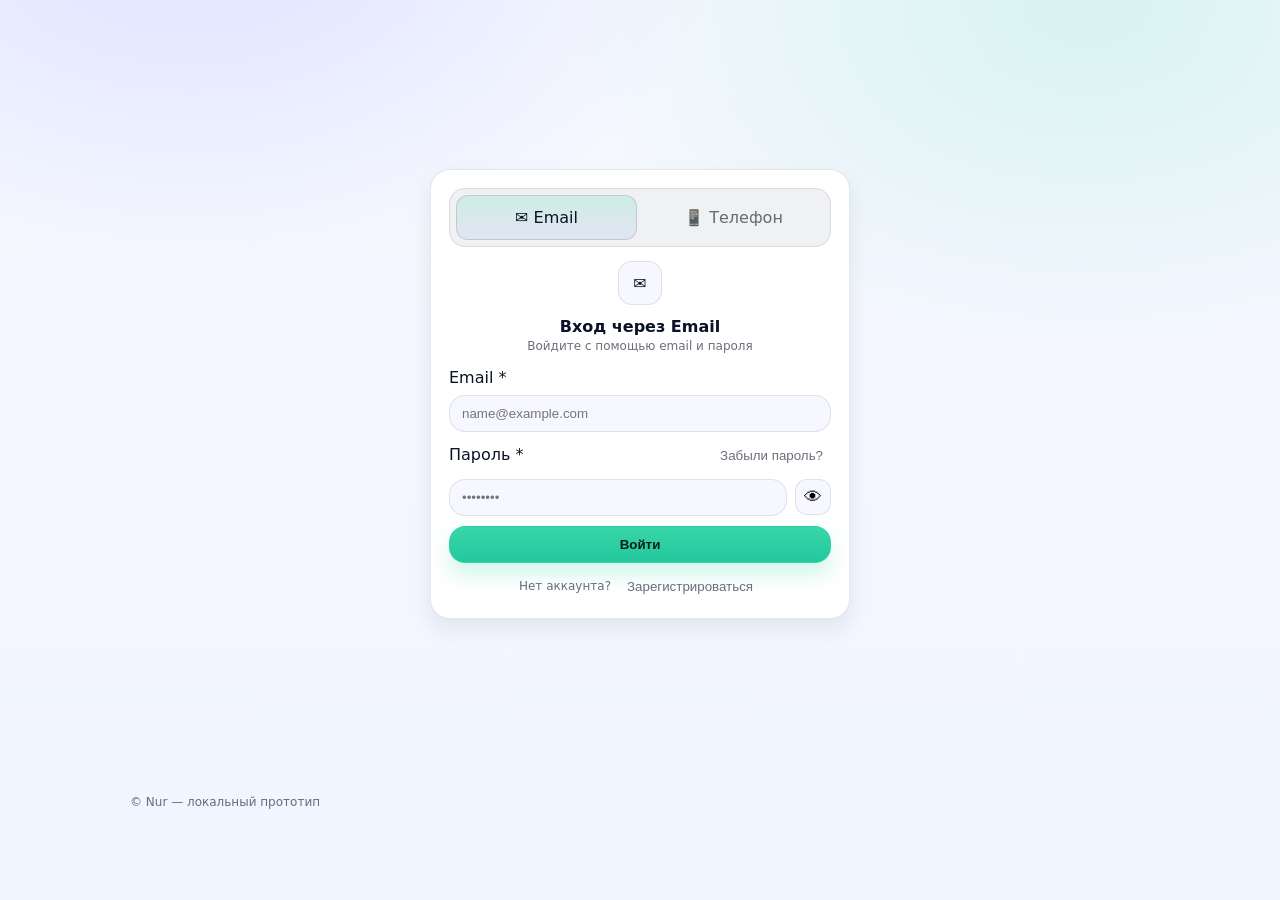
<file: index.html>
<!doctype html>
<html lang="ru">
  <head>
    <meta charset="UTF-8" />
    <meta name="viewport" content="width=device-width, initial-scale=1.0, viewport-fit=cover" />
    <meta name="theme-color" content="#37d6a8" />
    <meta name="apple-mobile-web-app-capable" content="yes" />
    <meta name="apple-mobile-web-app-status-bar-style" content="default" />
    <meta name="apple-mobile-web-app-title" content="Nur" />
    <title>Nur — Гигиена рта и зубов</title>
    <link rel="manifest" href="./manifest.webmanifest" />
    <link rel="icon" href="./icon.svg" type="image/svg+xml" />
    <link rel="apple-touch-icon" href="./icon.svg" />
    <link rel="stylesheet" href="./styles.css" />
  </head>
  <body data-page="home">
    <header id="homeHeader" class="container header" hidden>
      <a class="brand" href="./index.html" aria-label="На главную">
        <div class="logo" aria-hidden="true">N</div>
        <div>
          <div class="title">Nur</div>
          <div class="subtitle">Гигиена рта и зубов</div>
        </div>
      </a>

      <nav class="nav" aria-label="Разделы" hidden>
        <a href="./index.html" data-nav="home">Главная</a>
        <a href="./profile.html" data-nav="profile">Профиль</a>
        <a href="./survey.html" data-nav="survey">Опрос и советы</a>
        <a href="./history.html" data-nav="history">История</a>
      </nav>

      <div class="headerRight">
        <div id="userBadge" class="pill" hidden></div>
        <button id="themeToggle" class="btn btnGhost" type="button">Тема</button>
        <button id="resetAllBtn" class="btn btnGhost" type="button" hidden>Сбросить всё</button>
      </div>
    </header>

    <main class="container layout">
      <section id="authSection" class="authWrap">
        <div class="card authCard" aria-label="Вход или регистрация">
          <div class="authTabs" role="tablist" aria-label="Способ входа">
            <button id="authTabEmail" class="authTab" type="button" role="tab" aria-selected="true">✉ Email</button>
            <button id="authTabPhone" class="authTab" type="button" role="tab" aria-selected="false">📱 Телефон</button>
          </div>

          <div class="authIcon" aria-hidden="true">✉</div>

          <div class="authHead">
            <h1 id="authTitle" class="h2" style="margin:0">Вход через Email</h1>
            <div id="authSub" class="muted small">Войдите с помощью email и пароля</div>
          </div>

          <form id="authForm" class="form" novalidate>
            <label id="emailField" class="field">
              <span>Email *</span>
              <input id="authEmailInput" name="email" inputmode="email" autocomplete="email" placeholder="name@example.com" />
            </label>

            <label id="phoneField" class="field" hidden>
              <span>Телефон *</span>
              <input id="authPhoneInput" name="phone" inputmode="tel" autocomplete="tel" placeholder="+7 7xx xxx xx xx" />
            </label>

            <div class="row" style="justify-content:space-between; align-items:baseline">
              <span>Пароль *</span>
              <button id="forgotBtn" class="linkBtn" type="button">Забыли пароль?</button>
            </div>
            <div class="pwRow">
              <input id="authPasswordInput" name="password" type="password" autocomplete="current-password" placeholder="••••••••" />
              <button id="pwToggle" class="iconBtn" type="button" aria-label="Показать пароль" title="Показать пароль">👁</button>
            </div>

            <div id="authExtra" class="authExtra" hidden>
              <div class="twoCol">
                <label class="field">
                  <span>Возраст *</span>
                  <input id="authAgeInput" name="age" inputmode="numeric" type="number" min="1" max="120" placeholder="Например: 21" />
                </label>
                <label class="field">
                  <span>ИИН (12 цифр) *</span>
                  <input id="authIinInput" name="iin" inputmode="numeric" autocomplete="off" maxlength="12" placeholder="000000000000" />
                </label>
              </div>
              <div class="muted small">ИИН — это 12-значный идентификатор гражданина РК.</div>
            </div>

            <button id="authSubmitBtn" class="btn btnFull" type="submit">Войти</button>

            <div id="authMsg" class="msg" role="status" aria-live="polite" hidden></div>
          </form>

          <div class="authFooter muted small">
            <span id="authSwitchText">Нет аккаунта?</span>
            <button id="authSwitchBtn" class="linkBtn" type="button">Зарегистрироваться</button>
          </div>
        </div>
      </section>

      <div id="homeApp" hidden>
      <section class="card">
        <div class="homeTop">
          <div>
            <h1 id="homeGreeting" class="h1">Главный экран</h1>
            <p class="muted" style="margin:6px 0 0">Отмечайте задачи — получайте бонусы и держите серию.</p>
          </div>
          <div class="statsRow" aria-label="Статистика">
            <div class="stat">
              <div class="statLabel">Кошелёк</div>
              <div id="homeBalance" class="statValue">0</div>
            </div>
            <div class="stat">
              <div class="statLabel">Серия</div>
              <div id="homeStreak" class="statValue">0</div>
            </div>
          </div>
        </div>

        <div class="row mt12">
          <a class="btn" href="./survey.html">Получить советы</a>
          <a class="btn btnGhost" href="./profile.html">Профиль</a>
          <a class="btn btnGhost" href="./history.html">История</a>
        </div>
      </section>

      <section id="todaySection" class="card" aria-labelledby="todayTitle">
        <div class="cardHeader">
          <h2 id="todayTitle">Сегодня</h2>
          <div id="todayMeta" class="muted"></div>
        </div>

        <div id="todayTasks" class="checklist"></div>
        <div class="todayFooter">
          <div class="muted">
            <span id="todayProgress">0/0</span> • <span id="todayBonus">Бонус: +0</span>
          </div>
          <button id="todayResetBtn" class="btn btnGhost" type="button">Сбросить день</button>
        </div>
      </section>

      <section id="calendarSection" class="card" aria-labelledby="calendarTitle">
        <div class="cardHeader">
          <h2 id="calendarTitle">Календарь чистки</h2>
          <div class="calHeader">
            <button id="calPrev" class="iconBtn" type="button" aria-label="Предыдущий месяц">‹</button>
            <div id="calMonth" class="calMonth"></div>
            <button id="calNext" class="iconBtn" type="button" aria-label="Следующий месяц">›</button>
          </div>
        </div>

        <div class="muted small">Нажмите на день, чтобы добавить упоминание/заметку.</div>

        <div class="calWeek">
          <div>Пн</div><div>Вт</div><div>Ср</div><div>Чт</div><div>Пт</div><div>Сб</div><div>Вс</div>
        </div>
        <div id="calGrid" class="calGrid" aria-label="Календарь"></div>

        <div class="legend">
          <span class="dot dotNone"></span><span class="muted small">нет отметок</span>
          <span class="dot dotPart"></span><span class="muted small">частично</span>
          <span class="dot dotGood"></span><span class="muted small">2 чистки</span>
          <span class="dot dotPerfect"></span><span class="muted small">всё выполнено</span>
        </div>
      </section>

      <section class="card">
        <h2 class="h2" style="margin-bottom:8px">Важно</h2>
        <p class="muted" style="margin:0">Это не медицинский диагноз. При сильной боли, отёке, температуре, гное или травме — обратитесь к стоматологу.</p>
      </section>
      </div>
    </main>

    <footer class="container footer">
      <div class="muted small">© Nur — локальный прототип</div>
    </footer>

    <script src="./app.js" defer></script>
  </body>
</html>
</file>
<file: styles.css>
:root{
  --bg0:#f6f8ff;
  --bg1:#f1f5ff;
  --card:#ffffff;
  --card2:#f7f8ff;
  --stroke: rgba(15,23,42,.10);
  --stroke2: rgba(15,23,42,.14);
  --text:#0b1226;
  --muted: rgba(15,23,42,.62);
  --accent:#37d6a8;
  --accent2:#6a7cff;
  --accentText:#062017;
  --danger:#ef4444;
  --radius:20px;
  --shadow: 0 18px 40px rgba(15,23,42,.10);
  --shadow2: 0 10px 22px rgba(15,23,42,.08);
  --focus: 0 0 0 4px rgba(55,214,168,.22);

  --glowA: rgba(106,124,255,.18);
  --glowB: rgba(55,214,168,.16);
  --navBg: rgba(255,255,255,.65);
  --hoverBg: rgba(15,23,42,.04);
  --ghostHoverBg: rgba(15,23,42,.03);
  --preBg: rgba(15,23,42,0.04);
}

:root[data-theme="dark"]{
  --bg0:#070a14;
  --bg1:#0b1226;
  --card:#0f172a;
  --card2:#111c33;
  --stroke: rgba(226,232,240,.14);
  --stroke2: rgba(226,232,240,.22);
  --text:#e9eefc;
  --muted: rgba(226,232,240,.68);
  --shadow: 0 18px 40px rgba(0,0,0,.35);
  --shadow2: 0 10px 22px rgba(0,0,0,.28);
  --focus: 0 0 0 4px rgba(55,214,168,.18);

  --glowA: rgba(106,124,255,.16);
  --glowB: rgba(55,214,168,.10);
  --navBg: rgba(15,23,42,.55);
  --hoverBg: rgba(226,232,240,.08);
  --ghostHoverBg: rgba(226,232,240,.06);
  --preBg: rgba(226,232,240,0.06);
}

*{box-sizing:border-box}
[hidden]{display:none !important}
html,body{height:100%}
body{
  margin:0;
  padding: env(safe-area-inset-top) env(safe-area-inset-right) env(safe-area-inset-bottom) env(safe-area-inset-left);
  font-family: ui-sans-serif, system-ui, -apple-system, "Segoe UI", Roboto, Arial, "Noto Sans", "Liberation Sans", sans-serif;
  color:var(--text);
  background:
    radial-gradient(900px 600px at 15% -10%, var(--glowA), transparent 60%),
    radial-gradient(900px 600px at 85% 0%, var(--glowB), transparent 58%),
    linear-gradient(180deg, var(--bg0), var(--bg1));
  line-height: 1.45;
}

@keyframes pageIn{
  0%{opacity:0; transform: translateY(6px)}
  100%{opacity:1; transform: translateY(0)}
}
@keyframes pageOut{
  0%{opacity:1; transform: translateY(0)}
  100%{opacity:0; transform: translateY(-6px)}
}
body.pageIn{animation: pageIn .22s ease}
body.pageOut{animation: pageOut .18s ease forwards}

a,button,input,select,textarea{
  -webkit-tap-highlight-color: transparent;
}

.container{width:min(1020px, 92vw); margin:0 auto}

.header{
  padding:18px 0;
  display:flex;
  align-items:center;
  justify-content:space-between;
  gap:12px;
}

@keyframes headerIn{
  0%{opacity:0; transform: translateY(-10px)}
  100%{opacity:1; transform: translateY(0)}
}
.headerIn{
  animation: headerIn .38s cubic-bezier(.2,.9,.2,1);
}

@keyframes navItemIn{
  0%{opacity:0; transform: translateY(-6px) scale(.98)}
  100%{opacity:1; transform: translateY(0) scale(1)}
}
.headerIn .nav a{
  animation: navItemIn .32s cubic-bezier(.2,.9,.2,1) both;
  animation-delay: calc(var(--i, 0) * 55ms);
}
.headerIn .headerRight > *{
  animation: navItemIn .32s cubic-bezier(.2,.9,.2,1) both;
  animation-delay: calc((var(--i, 0) + 5) * 55ms);
}

.brand{display:flex; gap:10px; align-items:center; color:inherit; text-decoration:none}
.logo{
  width:38px;height:38px; border-radius:12px;
  display:grid;place-items:center;
  background: linear-gradient(135deg, var(--accent), var(--accent2));
  color:var(--accentText);
  font-weight:900;
  box-shadow: 0 10px 18px rgba(55,214,168,.22);
}
.title{font-size:18px; font-weight:900; letter-spacing:.2px}
.subtitle{font-size:12px; color:var(--muted)}

.headerRight{display:flex; align-items:center; gap:10px}

.nav{
  display:flex;
  gap:6px;
  flex-wrap:wrap;
  align-items:center;
  padding:6px;
  border-radius:999px;
  background: var(--navBg);
  border:1px solid var(--stroke);
  box-shadow: 0 10px 20px rgba(15,23,42,.06);
}
.nav a{
  color:var(--muted);
  text-decoration:none;
  font-size:13px;
  padding:8px 10px;
  border-radius:999px;
  border:1px solid transparent;
  background: transparent;
  transition: background .15s ease, border-color .15s ease, color .15s ease, transform .12s ease;
}
.nav a:active{transform: scale(.98)}
.nav a:hover{color:var(--text); border-color:var(--stroke); background:var(--hoverBg)}
.nav a[aria-current="page"]{color:var(--text); border-color:var(--stroke2); background:rgba(55,214,168,.12)}

.layout{display:flex; flex-direction:column; gap:12px; padding:8px 0 26px}

.authWrap{
  display:flex;
  align-items:center;
  justify-content:center;
  padding:20px 0 8px;
  min-height: calc(100vh - 140px);
}

.authCard{
  width: min(420px, 92vw);
  padding:18px;
}

.authTabs{
  display:flex;
  gap:6px;
  padding:6px;
  border-radius:16px;
  border:1px solid var(--stroke);
  background: rgba(15,23,42,.06);
}
:root[data-theme="dark"] .authTabs{background: rgba(226,232,240,.06)}

.authTab{
  flex:1;
  padding:10px 10px;
  border-radius:12px;
  border:1px solid transparent;
  background: transparent;
  color: var(--muted);
  font-weight:850;
  cursor:pointer;
  font: inherit;
}
.authTab[aria-selected="true"]{
  color: var(--text);
  background: linear-gradient(180deg, rgba(55,214,168,.18), rgba(106,124,255,.10));
  border-color: var(--stroke2);
}
.authTab:focus-visible{outline:none; box-shadow: var(--focus)}

.authIcon{
  width:44px;
  height:44px;
  border-radius:14px;
  display:grid;
  place-items:center;
  margin:14px auto 10px;
  border:1px solid var(--stroke);
  background: var(--card2);
}

.authHead{ text-align:center; margin-bottom:10px }

.pwRow{
  display:flex;
  gap:8px;
  align-items:center;
}
.pwRow input{flex:1}

.btnFull{width:100%}

.authExtra{
  padding:12px;
  border-radius:16px;
  border:1px solid var(--stroke);
  background: var(--card2);
}

.authFooter{
  margin-top:10px;
  display:flex;
  justify-content:center;
  gap:8px;
  align-items:center;
}

.card{
  position:relative;
  padding:18px;
  border-radius:var(--radius);
  background: var(--card);
  border:1px solid var(--stroke);
  box-shadow: var(--shadow2);
}

.homeTop{display:flex; align-items:flex-start; justify-content:space-between; gap:14px; flex-wrap:wrap}

.statsRow{display:flex; gap:10px; align-items:stretch; flex-wrap:wrap}
.stat{
  min-width:140px;
  padding:12px 14px;
  border-radius:18px;
  border:1px solid var(--stroke);
  background: var(--card2);
}
.statLabel{font-size:12px; color:var(--muted)}
.statValue{font-size:22px; font-weight:950; letter-spacing:.2px}

.callout{
  margin-top:14px;
  padding:14px;
  border-radius:18px;
  border:1px solid rgba(106,124,255,.22);
  background: rgba(106,124,255,.10);
}

.cardHeader{display:flex; justify-content:space-between; align-items:baseline; gap:10px; margin-bottom:12px}
.cardHeader h2{margin:0; font-size:16px}

.muted{color:var(--muted)}
.small{font-size:12px}

.h1{margin:0; font-size:20px; letter-spacing:.2px; font-weight:950}
.h2{margin:0; font-size:16px; font-weight:900}
.h3{margin:10px 0 8px; font-size:14px; font-weight:900}

.form{display:flex; flex-direction:column; gap:10px}
.field{display:flex; flex-direction:column; gap:6px}

input,select{
  width:100%;
  padding:10px 12px;
  border-radius:16px;
  border:1px solid var(--stroke);
  background:var(--card2);
  color:var(--text);
  outline:none;
  transition: border-color .15s ease, box-shadow .15s ease, transform .15s ease;
}
input:focus,select:focus{border-color:rgba(55,214,168,.55); box-shadow: var(--focus)}

.twoCol{
  display:grid;
  grid-template-columns:1fr 1fr;
  gap:10px;
}
@media (max-width: 520px){
  .twoCol{grid-template-columns:1fr}
}

.row{display:flex; gap:10px; align-items:center; flex-wrap:wrap}

.btn{
  padding:10px 12px;
  border:1px solid rgba(55,214,168,.35);
  background: linear-gradient(180deg, rgba(55,214,168,1), rgba(36,199,158,1));
  color:var(--accentText);
  border-radius:16px;
  font-weight:800;
  cursor:pointer;
  text-decoration:none;
  display:inline-flex;
  align-items:center;
  justify-content:center;
  gap:8px;
  transition: transform .12s ease, filter .15s ease;
  box-shadow: 0 12px 20px rgba(55,214,168,.22);
}
.btn:hover{filter: brightness(1.03)}
.btn:active{transform: translateY(1px) scale(.99)}
.btn:disabled{opacity:.55; cursor:not-allowed}
.btn:focus-visible{outline:none; box-shadow: var(--focus)}

.btnGhost{
  background:var(--card2);
  color:var(--text);
  border:1px solid var(--stroke);
  font-weight:700;
  box-shadow:none;
}
.btnGhost:hover{background:var(--ghostHoverBg)}
.btnGhost:active{transform: translateY(1px) scale(.99)}
.btnGhost:focus-visible{outline:none; box-shadow: var(--focus)}

.pill{
  padding:8px 10px;
  border-radius:999px;
  border:1px solid var(--stroke);
  background:var(--card2);
  color:var(--text);
  font-size:12px;
}

.checklist{display:flex; flex-direction:column; gap:10px}
.task{
  display:flex;
  align-items:center;
  justify-content:space-between;
  gap:10px;
  padding:12px 14px;
  border-radius:18px;
  border:1px solid var(--stroke);
  background: var(--card2);
  position:relative;
  overflow:hidden;
  cursor:pointer;
  user-select:none;
  transition: transform .12s ease, border-color .15s ease, background .15s ease;
}
.task:hover{border-color: var(--stroke2)}
.task:active{transform: scale(.99)}
.taskLeft{display:flex; align-items:center; gap:10px; min-width:0}
.taskTitle{font-weight:850; white-space:nowrap; overflow:hidden; text-overflow:ellipsis}
.taskMeta{font-size:12px; color:var(--muted)}
.taskRight{display:flex; align-items:center; gap:10px}
.chip{
  padding:6px 10px;
  border-radius:999px;
  border:1px solid var(--stroke);
  background: rgba(55,214,168,.10);
  color: rgba(6,32,23,.92);
  font-weight:850;
  font-size:12px;
}

.chipBtn{
  appearance:none;
  font: inherit;
  cursor:pointer;
  line-height:1;
}
.chipBtn:hover{filter: brightness(1.03)}
.chipBtn:active{transform: translateY(1px)}
.chipBtn:focus-visible{outline:none; box-shadow: var(--focus)}

.chipHot{
  background: linear-gradient(180deg, rgba(55,214,168,.24), rgba(106,124,255,.14));
  border-color: rgba(55,214,168,.30);
  box-shadow: 0 14px 26px rgba(55,214,168,.18);
  filter: brightness(1.06);
}

@keyframes chipBurn{
  0%{box-shadow: 0 0 0 rgba(55,214,168,0); filter:brightness(1.06)}
  45%{box-shadow: 0 0 22px rgba(55,214,168,.26); filter:brightness(1.13)}
  100%{box-shadow: 0 0 0 rgba(55,214,168,0); filter:brightness(1.06)}
}

.burn{
  animation: chipBurn .65s ease;
}

@keyframes glowPop{
  0%{transform:translateY(0) scale(1); box-shadow:none; filter:brightness(1)}
  35%{transform:translateY(-1px) scale(1.05); box-shadow:0 10px 22px rgba(55,214,168,.26); filter:brightness(1.10)}
  100%{transform:translateY(0) scale(1); box-shadow:none; filter:brightness(1)}
}

.glow{animation: glowPop .55s ease;}

.cb{
  width:20px;
  height:20px;
  accent-color: var(--accent);
}

.todayFooter{display:flex; align-items:center; justify-content:space-between; gap:10px; margin-top:12px; flex-wrap:wrap}

.calHeader{display:flex; align-items:center; gap:8px}
.calMonth{font-weight:900; color:var(--muted); min-width:160px; text-align:center}
.iconBtn{
  width:36px;
  height:36px;
  border-radius:12px;
  border:1px solid var(--stroke);
  background: var(--card2);
  cursor:pointer;
  font-size:18px;
  line-height:1;
  display:grid;
  place-items:center;
}
.iconBtn:hover{background: rgba(15,23,42,.03)}

.calWeek{
  display:grid;
  grid-template-columns:repeat(7, 1fr);
  gap:8px;
  margin-top:10px;
  color:var(--muted);
  font-size:12px;
  text-align:center;
}

.calGrid{
  display:grid;
  grid-template-columns:repeat(7, 1fr);
  gap:8px;
  margin-top:8px;
}

@keyframes calIn{
  0%{opacity:0; transform: translateY(6px)}
  100%{opacity:1; transform: translateY(0)}
}
.calIn{animation: calIn .22s ease}

.day{
  padding:0;
  height:40px;
  border-radius:14px;
  border:1px solid var(--stroke);
  background: var(--card2);
  color:var(--text);
  display:grid;
  place-items:center;
  font-weight:850;
  cursor:pointer;
  position:relative;
  appearance:none;
  font: inherit;
  transition: transform .12s ease, filter .15s ease, box-shadow .15s ease;
}
.day:hover{filter: brightness(1.02)}
.day:active{transform: scale(.98)}
.dayMuted:hover{filter:none}

@keyframes dayTapPop{
  0%{transform: scale(1)}
  40%{transform: scale(.96)}
  100%{transform: scale(1)}
}
.dayTap{animation: dayTapPop .22s ease}
.dayMuted{opacity:.35; cursor:default}
.day:focus-visible{outline:none; box-shadow: var(--focus)}
.day:disabled{cursor:default}

.dayNote{
  width:8px;
  height:8px;
  border-radius:999px;
  border:1px solid rgba(15,23,42,.12);
  background: rgba(106,124,255,.35);
  position:absolute;
  right:6px;
  bottom:6px;
}
.dayPart{background: rgba(106,124,255,.10); border-color: rgba(106,124,255,.18)}
.dayGood{background: rgba(55,214,168,.14); border-color: rgba(55,214,168,.26)}
.dayPerfect{background: linear-gradient(180deg, rgba(55,214,168,.22), rgba(106,124,255,.10)); border-color: rgba(55,214,168,.28)}
.dayToday{outline: 2px solid rgba(55,214,168,.35)}

.legend{display:flex; align-items:center; gap:8px; margin-top:12px; flex-wrap:wrap}
.dot{width:10px; height:10px; border-radius:999px; border:1px solid var(--stroke)}
.dotNone{background: var(--card2)}
.dotPart{background: rgba(106,124,255,.16); border-color: rgba(106,124,255,.22)}
.dotGood{background: rgba(55,214,168,.18); border-color: rgba(55,214,168,.28)}
.dotPerfect{background: linear-gradient(180deg, rgba(55,214,168,.24), rgba(106,124,255,.12)); border-color: rgba(55,214,168,.28)}

.kv{display:flex; justify-content:space-between; gap:10px; padding:10px 0; border-bottom:1px dashed rgba(15,23,42,.12)}
.k{color:var(--muted)}
.v{font-weight:800}

.disclaimer{
  margin:8px 0 12px;
  padding:10px 12px;
  border-radius:16px;
  border:1px solid rgba(15,23,42,.10);
  background: var(--card2);
  color:var(--muted);
  font-size:12px;
  line-height:1.35;
}

.list{margin:0; padding-left:18px; color:var(--text)}
.list li{margin:6px 0}

.adviceGrid{display:grid; grid-template-columns:1fr 1fr; gap:10px}
@media (max-width: 900px){
  .adviceGrid{grid-template-columns:1fr}
}

.warning{
  margin-top:12px;
  padding:12px;
  border-radius:16px;
  border:1px solid rgba(239,68,68,.25);
  background: rgba(239,68,68,.06);
}
.warningTitle{font-weight:900; color:rgba(127,29,29,.95); margin-bottom:6px}

.msg{
  margin-top:6px;
  padding:10px 12px;
  border-radius:14px;
  border:1px solid var(--stroke);
  background:var(--card2);
  color:var(--muted);
}

.msg.success{
  color: var(--text);
  border-color: rgba(55,214,168,.30);
  background: linear-gradient(180deg, rgba(55,214,168,.12), rgba(106,124,255,.08));
}
.msg.success::before{
  content: "✓";
  display:inline-grid;
  place-items:center;
  width:18px;
  height:18px;
  margin-right:8px;
  border-radius:999px;
  border: 1px solid rgba(55,214,168,.35);
  background: rgba(55,214,168,.14);
  color: rgba(6,32,23,.92);
  font-weight: 950;
}

.msg.error{
  color: var(--text);
  border-color: rgba(239,68,68,.28);
  background: rgba(239,68,68,.06);
}

@keyframes authSuccessPop{
  0%{transform: translateY(0) scale(1); opacity:0}
  20%{transform: translateY(-2px) scale(1.02); opacity:1}
  100%{transform: translateY(0) scale(1); opacity:1}
}

.msg.animate{animation: authSuccessPop .45s ease}

@keyframes balanceBump{
  0%{transform: translateY(0) scale(1)}
  35%{transform: translateY(-1px) scale(1.06)}
  100%{transform: translateY(0) scale(1)}
}
.balanceBump{animation: balanceBump .35s ease}

.pointsFloat{
  position: fixed;
  z-index: 50;
  padding:6px 10px;
  border-radius:999px;
  border:1px solid var(--stroke);
  background: var(--card);
  box-shadow: var(--shadow2);
  font-weight:950;
  font-size:12px;
  pointer-events:none;
  transform: translateY(0);
  opacity:0;
}
.pointsFloat.plus{
  border-color: rgba(55,214,168,.28);
  background: linear-gradient(180deg, rgba(55,214,168,.14), rgba(106,124,255,.08));
  color: rgba(6,32,23,.92);
}
.pointsFloat.minus{
  border-color: rgba(239,68,68,.25);
  background: rgba(239,68,68,.06);
  color: var(--text);
}

@keyframes pointsUp{
  0%{opacity:0; transform: translateY(8px) scale(.98)}
  20%{opacity:1; transform: translateY(0) scale(1)}
  100%{opacity:0; transform: translateY(-18px) scale(1.02)}
}
.pointsFloat.run{animation: pointsUp .78s ease}

.history{display:flex; flex-direction:column; gap:10px; margin-top:10px}

.entry{
  padding:12px;
  border-radius:14px;
  border:1px solid var(--stroke);
  background:var(--card2);
}
.entryHead{display:flex; justify-content:space-between; gap:10px; align-items:center}
.entryTitle{font-weight:900}
.entryMeta{font-size:12px; color:var(--muted)}
.entryActions{display:flex; gap:8px}

.linkBtn{
  border:none;
  background:transparent;
  color:var(--muted);
  cursor:pointer;
  padding:6px 8px;
  border-radius:12px;
  text-decoration:none;
  display:inline-flex;
  align-items:center;
}
.linkBtn:hover{background:rgba(15,23,42,.06); color:var(--text)}

details{margin-top:8px}
summary{cursor:pointer; color:var(--muted)}

.footer{padding:0 0 26px}

.mt12{margin-top:12px}

.preBlock{
  white-space: pre-wrap;
  margin: 8px 0 0;
  padding: 10px 12px;
  border: 1px solid var(--stroke);
  border-radius: 14px;
  background: var(--preBg);
}

@media (max-width: 860px){
  .header{align-items:flex-start; flex-direction:column}
  .nav{width:100%; flex-wrap:nowrap; overflow:auto; -webkit-overflow-scrolling:touch}
  .headerRight{width:100%; justify-content:space-between}
}

@media (prefers-reduced-motion: reduce){
  *,*::before,*::after{
    animation-duration:.001ms !important;
    animation-iteration-count:1 !important;
    transition-duration:.001ms !important;
    scroll-behavior:auto !important;
  }
}

@media (hover: none) and (pointer: coarse){
  .btn{min-height:44px}
  input,select{min-height:44px}
  .iconBtn{width:44px; height:44px}
  .nav a{padding:10px 12px}
  .task{padding:14px 14px}
}

@media (max-width: 520px){
  .card{padding:14px}
  .authCard{padding:16px}
  .authWrap{min-height:100vh; padding:18px 0 18px}
}
</file>
